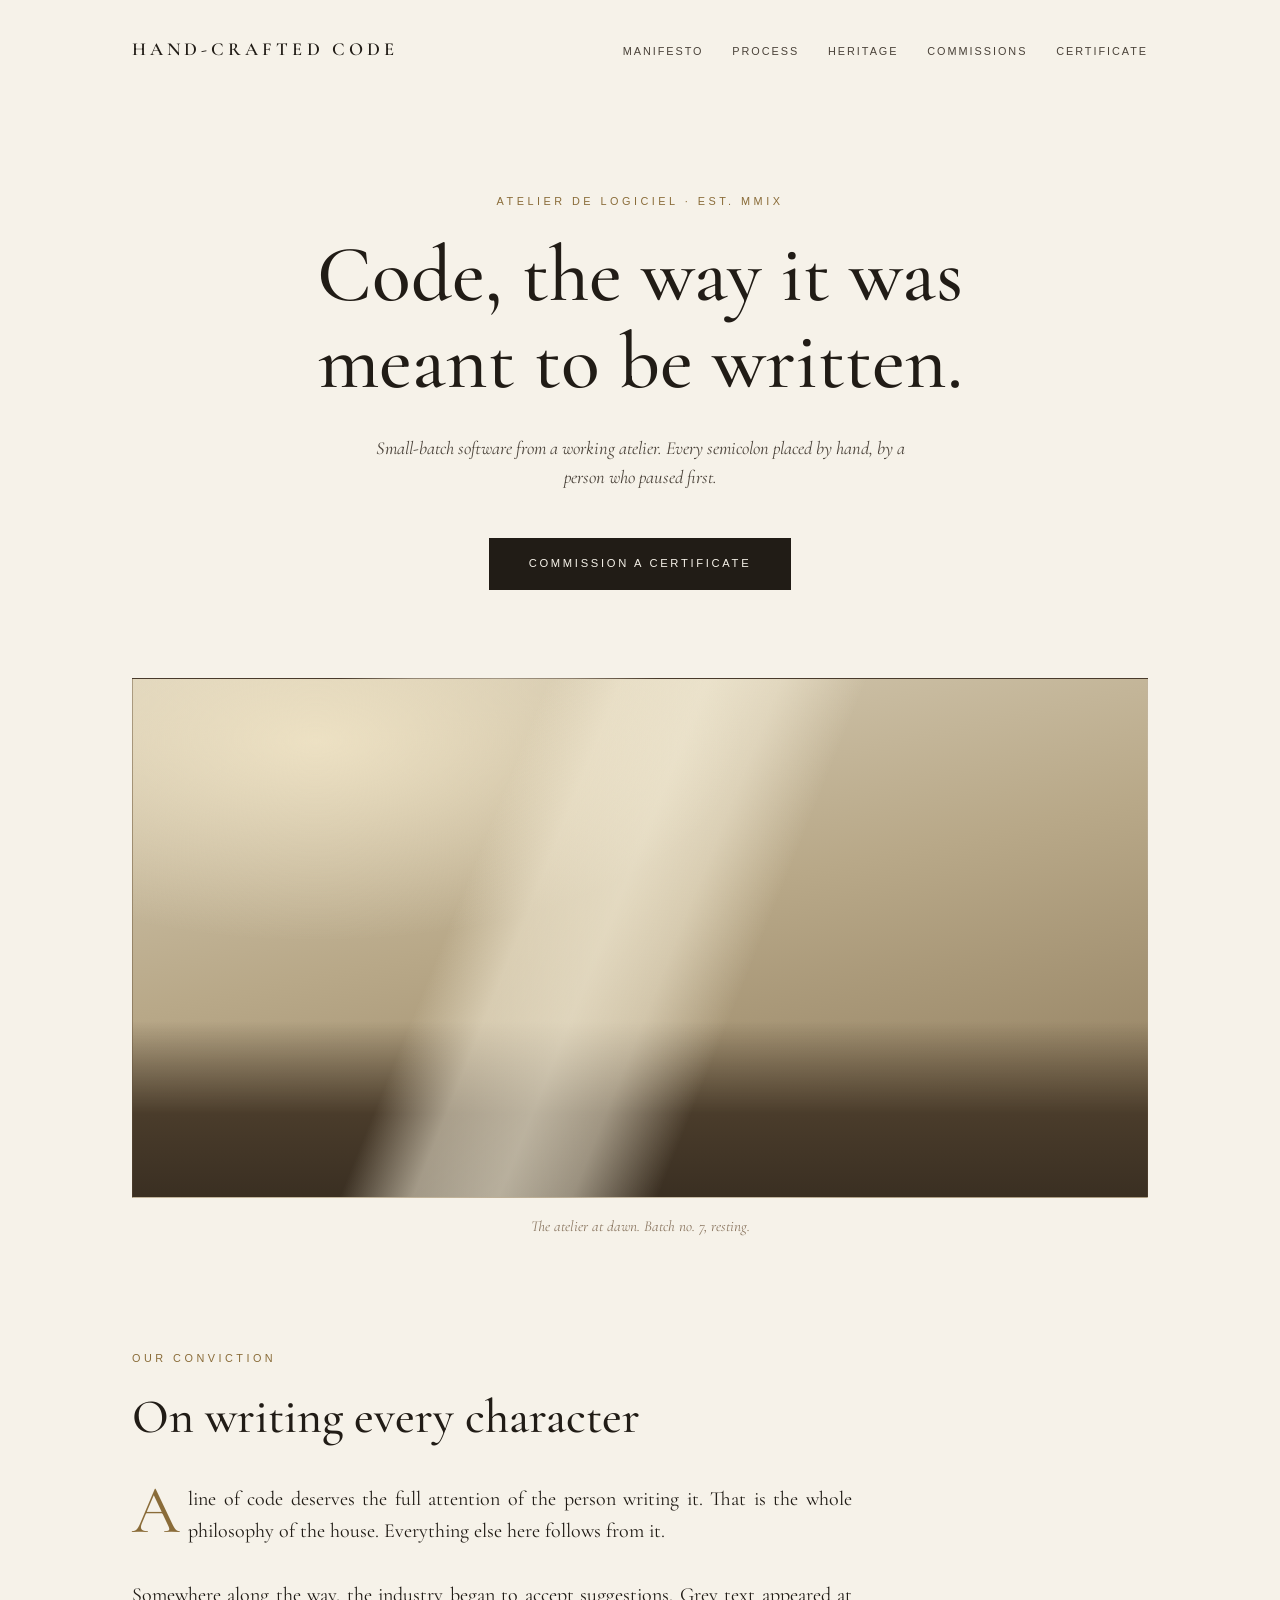
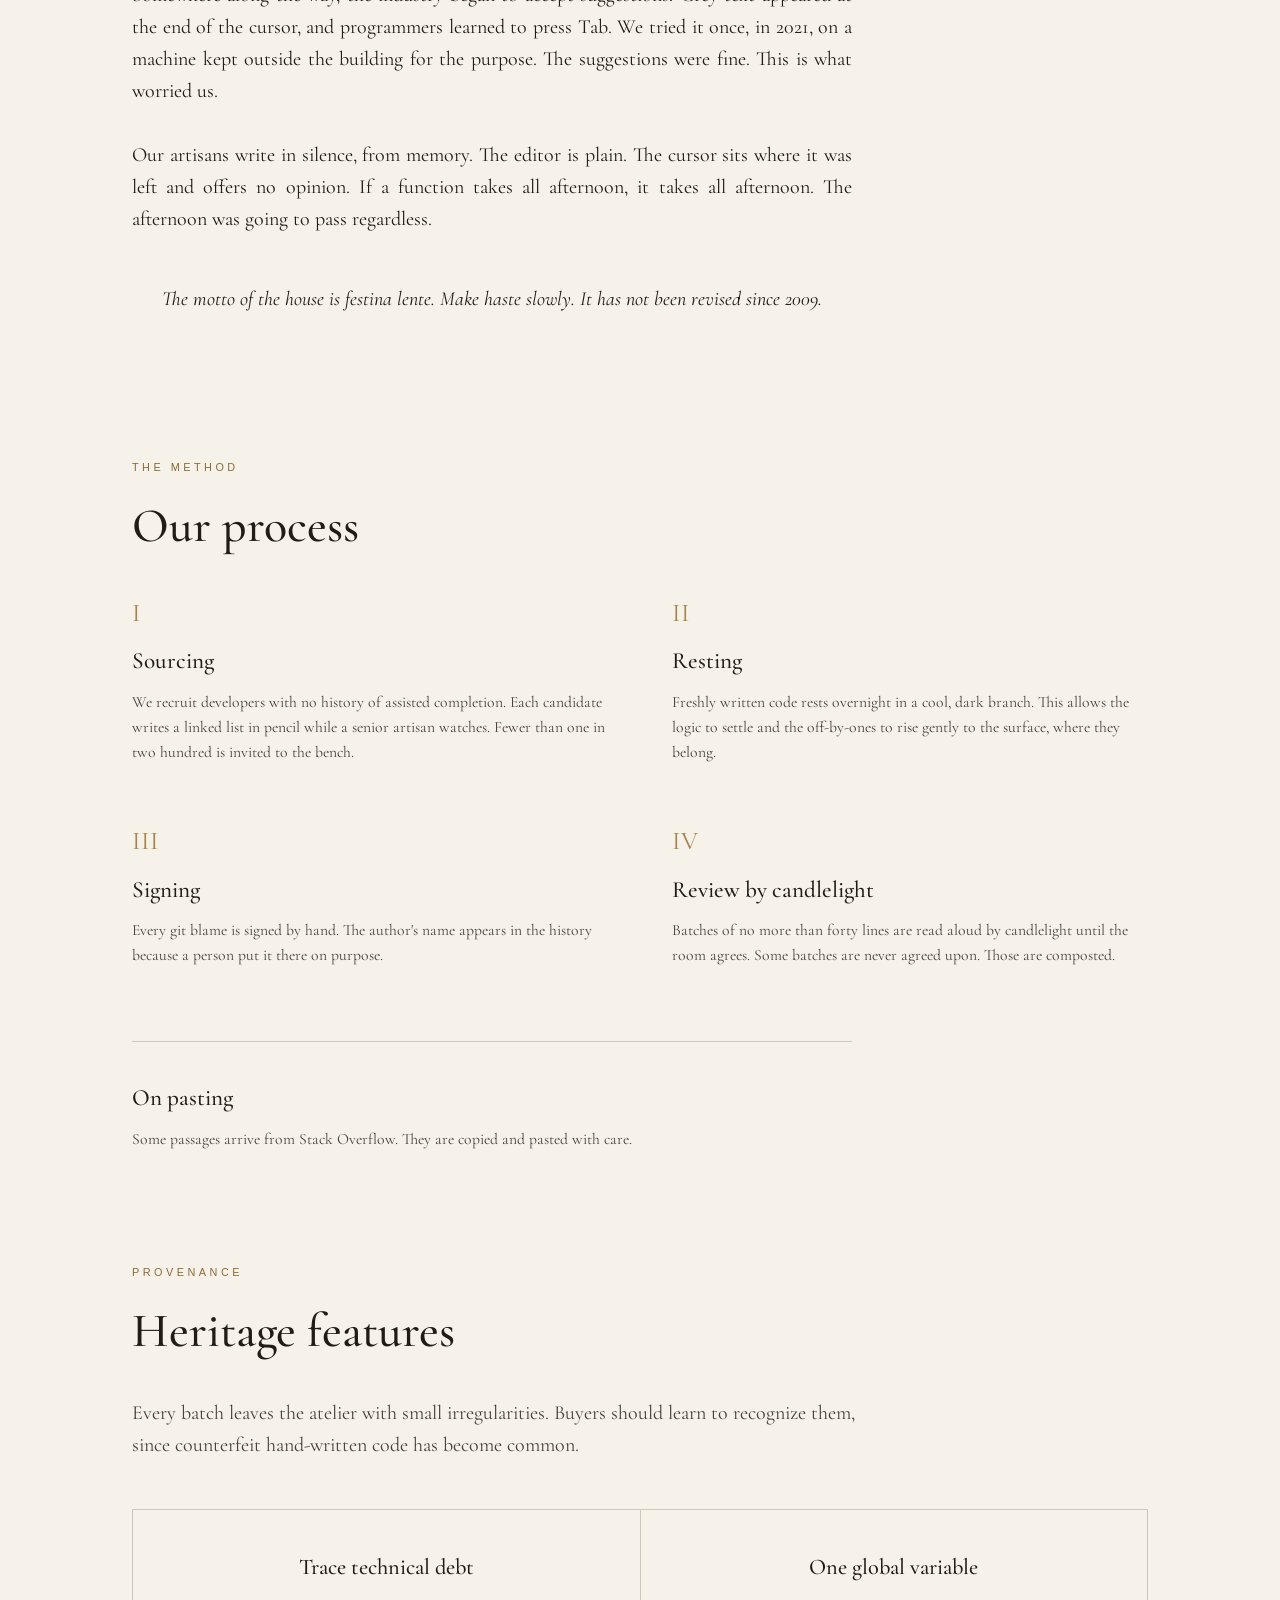
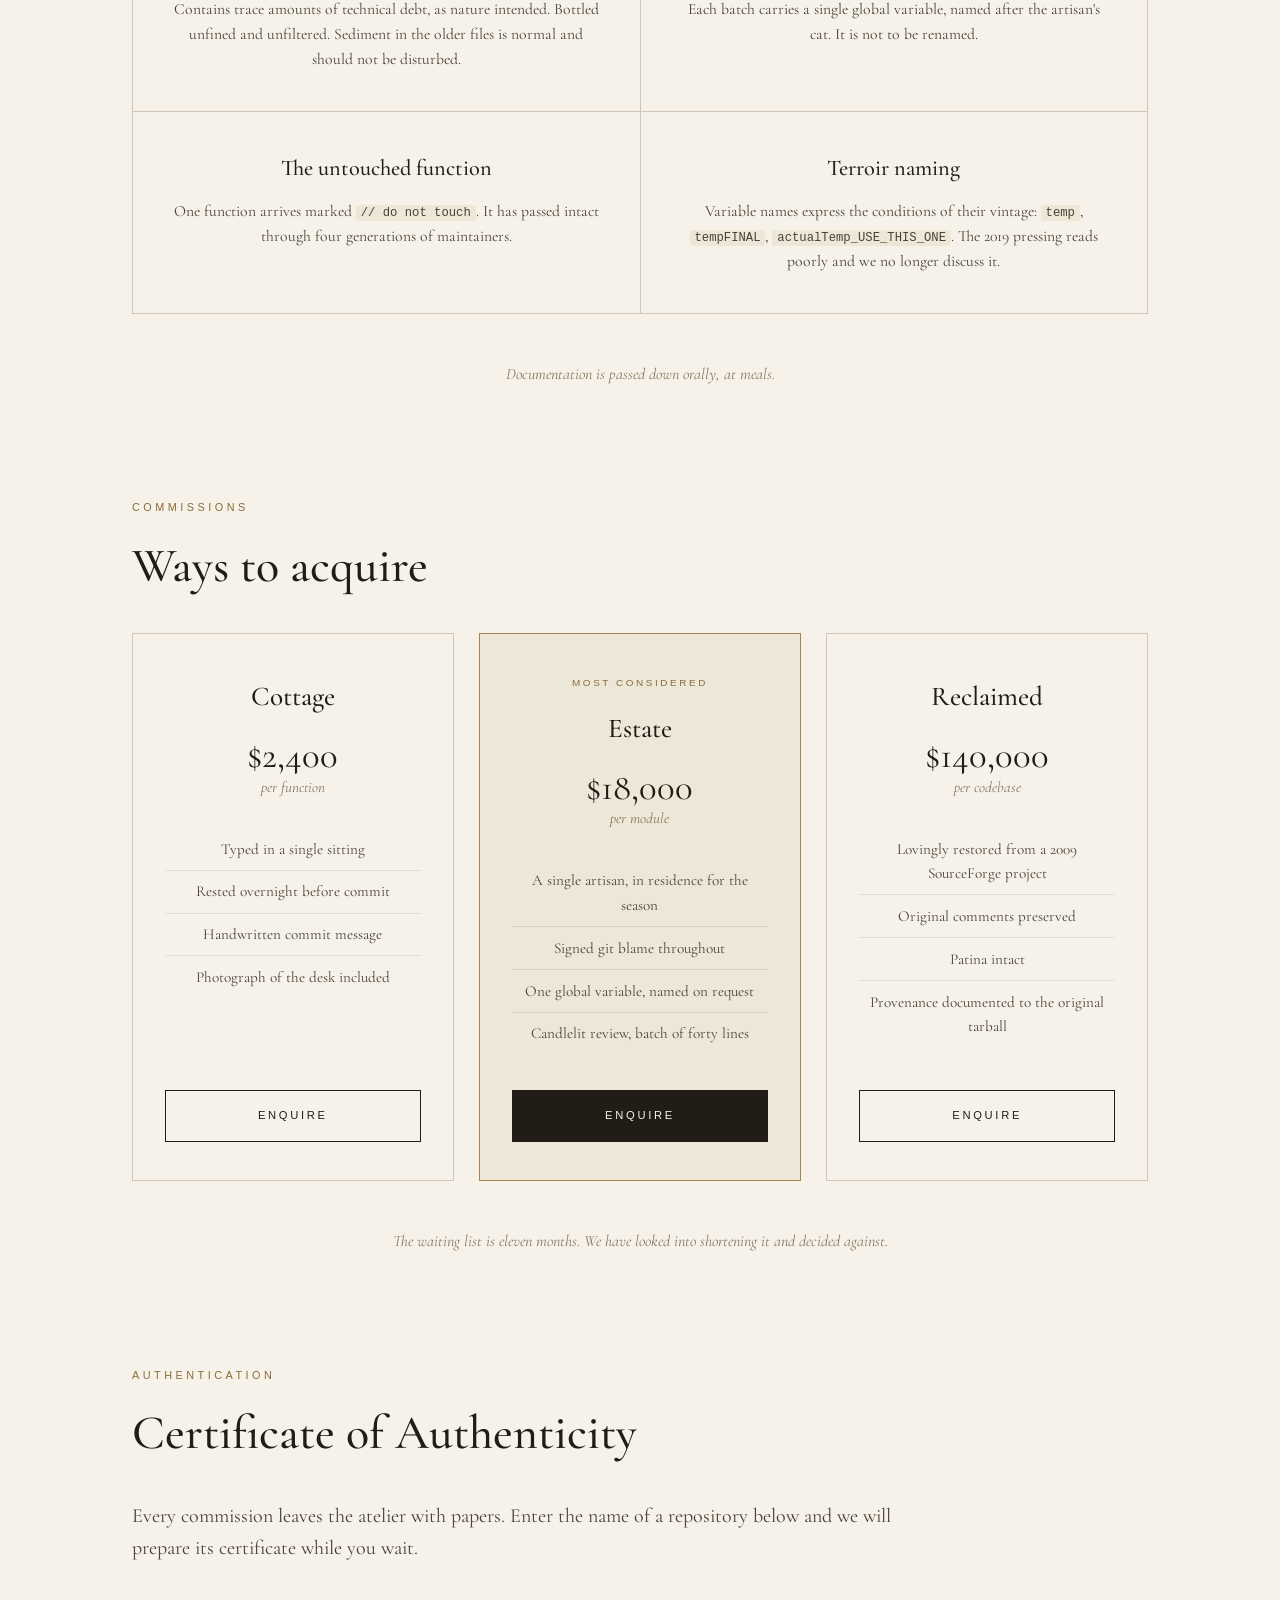
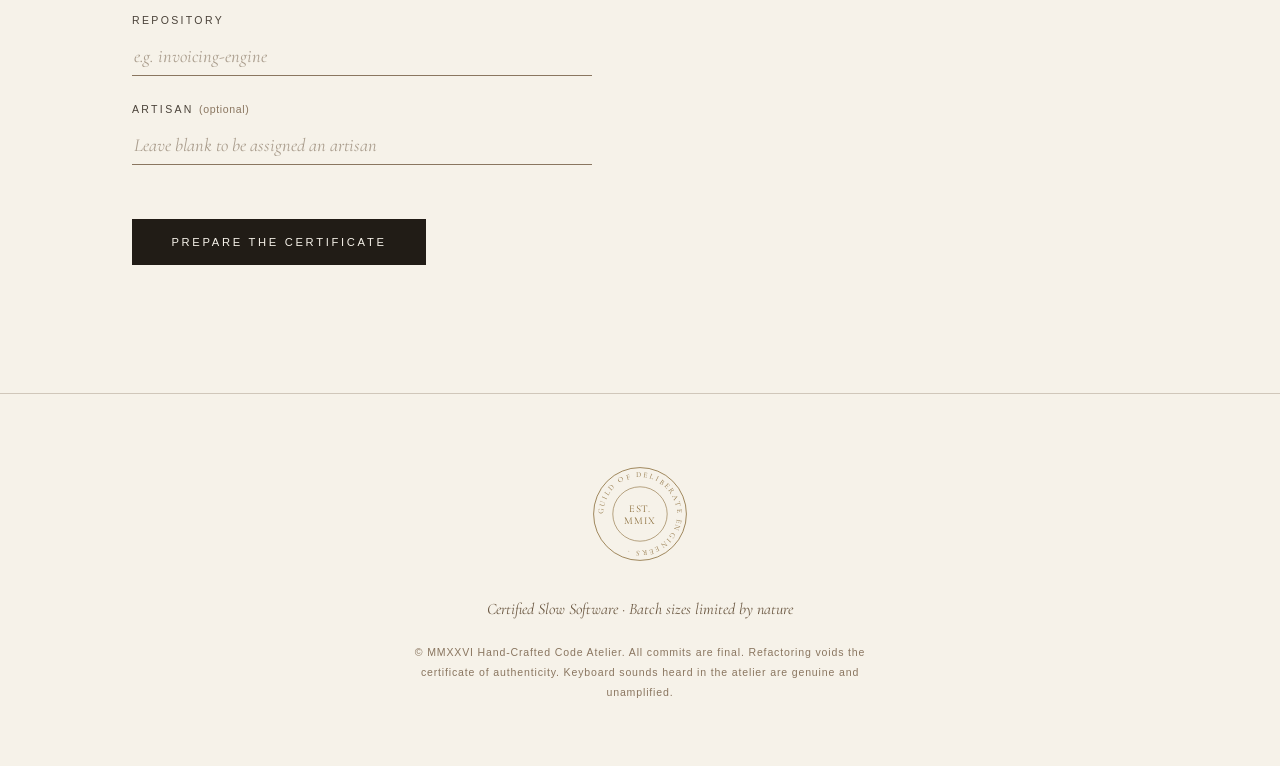
<file: index.html>
<!DOCTYPE html>
<html lang="en">
<head>
  <meta charset="UTF-8">
  <meta name="viewport" content="width=device-width, initial-scale=1.0">
  <title>Hand-Crafted Code — Artisanal Software, Written by Hand</title>
  <meta name="description" content="Small-batch software from a working atelier. Every semicolon placed by hand.">
  <link rel="preconnect" href="https://fonts.googleapis.com">
  <link rel="preconnect" href="https://fonts.gstatic.com" crossorigin>
  <link href="https://fonts.googleapis.com/css2?family=Cormorant+Garamond:ital,wght@0,400;0,500;0,600;1,400;1,500&display=swap" rel="stylesheet">
  <link rel="stylesheet" href="styles.css">
</head>
<body>

  <header class="site-header">
    <div class="wordmark">Hand&#8209;Crafted Code</div>
    <nav class="site-nav">
      <a href="#manifesto">Manifesto</a>
      <a href="#process">Process</a>
      <a href="#heritage">Heritage</a>
      <a href="#pricing">Commissions</a>
      <a href="#certificate">Certificate</a>
    </nav>
  </header>

  <main>

    <!-- ============ HERO ============ -->
    <section class="hero">
      <p class="eyebrow reveal">Atelier de Logiciel &middot; Est. MMIX</p>
      <h1 class="reveal">Code, the way it was<br>meant to be written.</h1>
      <p class="hero-sub reveal">
        Small-batch software from a working atelier. Every semicolon placed
        by hand, by a person who paused first.
      </p>
      <div class="reveal">
        <a class="button" href="#certificate" id="hero-cta">Commission a Certificate</a>
      </div>

      <figure class="hero-visual reveal">
        <div class="hero-image" role="img" aria-label="A quiet studio at dawn, a single shaft of window light falling across a wooden desk"></div>
        <figcaption>The atelier at dawn. Batch no. 7, resting.</figcaption>
      </figure>
    </section>

    <!-- ============ MANIFESTO ============ -->
    <section class="manifesto" id="manifesto">
      <p class="eyebrow reveal">Our Conviction</p>
      <h2 class="reveal">On writing every character</h2>
      <div class="manifesto-prose reveal">
        <p class="drop">
          A line of code deserves the full attention of the person writing
          it. That is the whole philosophy of the house. Everything else
          here follows from it.
        </p>
        <p>
          Somewhere along the way, the industry began to accept suggestions.
          Grey text appeared at the end of the cursor, and programmers learned
          to press Tab. We tried it once, in 2021, on a machine kept outside
          the building for the purpose. The suggestions were fine. This is
          what worried us.
        </p>
        <p>
          Our artisans write in silence, from memory. The editor is plain.
          The cursor sits where it was left and offers no opinion. If a
          function takes all afternoon, it takes all afternoon. The afternoon
          was going to pass regardless.
        </p>
        <p>
          The motto of the house is festina lente. Make haste slowly.
          It has not been revised since 2009.
        </p>
      </div>
    </section>

    <!-- ============ PROCESS ============ -->
    <section class="process" id="process">
      <p class="eyebrow reveal">The Method</p>
      <h2 class="reveal">Our process</h2>
      <ol class="process-steps">
        <li class="reveal">
          <span class="step-number">I</span>
          <h3>Sourcing</h3>
          <p>
            We recruit developers with no history of assisted completion.
            Each candidate writes a linked list in pencil while a senior
            artisan watches. Fewer than one in two hundred is invited to
            the bench.
          </p>
        </li>
        <li class="reveal">
          <span class="step-number">II</span>
          <h3>Resting</h3>
          <p>
            Freshly written code rests overnight in a cool, dark branch.
            This allows the logic to settle and the off-by-ones to rise
            gently to the surface, where they belong.
          </p>
        </li>
        <li class="reveal">
          <span class="step-number">III</span>
          <h3>Signing</h3>
          <p>
            Every git blame is signed by hand. The author's name appears in
            the history because a person put it there on purpose.
          </p>
        </li>
        <li class="reveal">
          <span class="step-number">IV</span>
          <h3>Review by candlelight</h3>
          <p>
            Batches of no more than forty lines are read aloud by candlelight
            until the room agrees. Some batches are never agreed upon. Those
            are composted.
          </p>
        </li>
      </ol>
      <div class="process-aside reveal">
        <h3>On pasting</h3>
        <p>
          Some passages arrive from Stack Overflow. They are copied and
          pasted with care.
        </p>
      </div>
    </section>

    <!-- ============ HERITAGE ============ -->
    <section class="heritage" id="heritage">
      <p class="eyebrow reveal">Provenance</p>
      <h2 class="reveal">Heritage features</h2>
      <p class="section-lede reveal">
        Every batch leaves the atelier with small irregularities. Buyers
        should learn to recognize them, since counterfeit hand-written code
        has become common.
      </p>
      <div class="heritage-grid">
        <article class="reveal">
          <h3>Trace technical debt</h3>
          <p>
            Contains trace amounts of technical debt, as nature intended.
            Bottled unfined and unfiltered. Sediment in the older files is
            normal and should not be disturbed.
          </p>
        </article>
        <article class="reveal">
          <h3>One global variable</h3>
          <p>
            Each batch carries a single global variable, named after the
            artisan's cat. It is not to be renamed.
          </p>
        </article>
        <article class="reveal">
          <h3>The untouched function</h3>
          <p>
            One function arrives marked <code>// do not touch</code>. It has
            passed intact through four generations of maintainers.
          </p>
        </article>
        <article class="reveal">
          <h3>Terroir naming</h3>
          <p>
            Variable names express the conditions of their vintage:
            <code>temp</code>, <code>tempFINAL</code>,
            <code>actualTemp_USE_THIS_ONE</code>. The 2019 pressing reads
            poorly and we no longer discuss it.
          </p>
        </article>
      </div>
      <p class="heritage-note reveal">
        Documentation is passed down orally, at meals.
      </p>
    </section>

    <!-- ============ PRICING ============ -->
    <section class="pricing" id="pricing">
      <p class="eyebrow reveal">Commissions</p>
      <h2 class="reveal">Ways to acquire</h2>
      <div class="pricing-grid">
        <article class="tier reveal">
          <h3>Cottage</h3>
          <p class="price">$2,400</p>
          <p class="price-unit">per function</p>
          <ul>
            <li>Typed in a single sitting</li>
            <li>Rested overnight before commit</li>
            <li>Handwritten commit message</li>
            <li>Photograph of the desk included</li>
          </ul>
          <a class="button button-quiet" href="#certificate">Enquire</a>
        </article>
        <article class="tier tier-featured reveal">
          <p class="tier-flag">Most considered</p>
          <h3>Estate</h3>
          <p class="price">$18,000</p>
          <p class="price-unit">per module</p>
          <ul>
            <li>A single artisan, in residence for the season</li>
            <li>Signed git blame throughout</li>
            <li>One global variable, named on request</li>
            <li>Candlelit review, batch of forty lines</li>
          </ul>
          <a class="button" href="#certificate">Enquire</a>
        </article>
        <article class="tier reveal">
          <h3>Reclaimed</h3>
          <p class="price">$140,000</p>
          <p class="price-unit">per codebase</p>
          <ul>
            <li>Lovingly restored from a 2009 SourceForge project</li>
            <li>Original comments preserved</li>
            <li>Patina intact</li>
            <li>Provenance documented to the original tarball</li>
          </ul>
          <a class="button button-quiet" href="#certificate">Enquire</a>
        </article>
      </div>
      <p class="pricing-note reveal">
        The waiting list is eleven months. We have looked into shortening it
        and decided against.
      </p>
    </section>

    <!-- ============ CERTIFICATE GENERATOR ============ -->
    <section class="certificate-section" id="certificate">
      <p class="eyebrow reveal">Authentication</p>
      <h2 class="reveal">Certificate of Authenticity</h2>
      <p class="section-lede reveal">
        Every commission leaves the atelier with papers. Enter the name of a
        repository below and we will prepare its certificate while you wait.
      </p>

      <form class="cert-form reveal" id="cert-form" autocomplete="off">
        <div class="field">
          <label for="repo-name">Repository</label>
          <input type="text" id="repo-name" name="repo-name" placeholder="e.g. invoicing-engine" spellcheck="false">
        </div>
        <div class="field">
          <label for="dev-name">Artisan <span class="optional">(optional)</span></label>
          <input type="text" id="dev-name" name="dev-name" placeholder="Leave blank to be assigned an artisan" spellcheck="false">
        </div>
        <p class="form-error" id="form-error" aria-live="polite"></p>
        <button type="submit" class="button">Prepare the Certificate</button>
      </form>

      <div class="certificate-area" id="certificate-area" aria-live="polite"></div>
    </section>

  </main>

  <!-- ============ FOOTER ============ -->
  <footer class="site-footer">
    <div class="badge" aria-label="Guild of Deliberate Engineers, certified since MMIX">
      <svg viewBox="0 0 120 120" width="96" height="96" aria-hidden="true">
        <defs>
          <path id="badge-circle" d="M 60,60 m -46,0 a 46,46 0 1,1 92,0 a 46,46 0 1,1 -92,0"></path>
        </defs>
        <circle cx="60" cy="60" r="58" fill="none" stroke="currentColor" stroke-width="1"></circle>
        <circle cx="60" cy="60" r="34" fill="none" stroke="currentColor" stroke-width="0.75"></circle>
        <text font-size="9.5" letter-spacing="2.5" fill="currentColor">
          <textPath href="#badge-circle">GUILD OF DELIBERATE ENGINEERS &middot;</textPath>
        </text>
        <text x="60" y="57" text-anchor="middle" font-size="13" letter-spacing="1" fill="currentColor">EST.</text>
        <text x="60" y="72" text-anchor="middle" font-size="13" letter-spacing="1" fill="currentColor">MMIX</text>
      </svg>
    </div>
    <p class="footer-line">Certified Slow Software &middot; Batch sizes limited by nature</p>
    <p class="fine-print">
      &copy; MMXXVI Hand-Crafted Code Atelier. All commits are final. Refactoring voids the
      certificate of authenticity. Keyboard sounds heard in the atelier are genuine and unamplified.
    </p>
  </footer>

  <script src="script.js"></script>
</body>
</html>
</file>
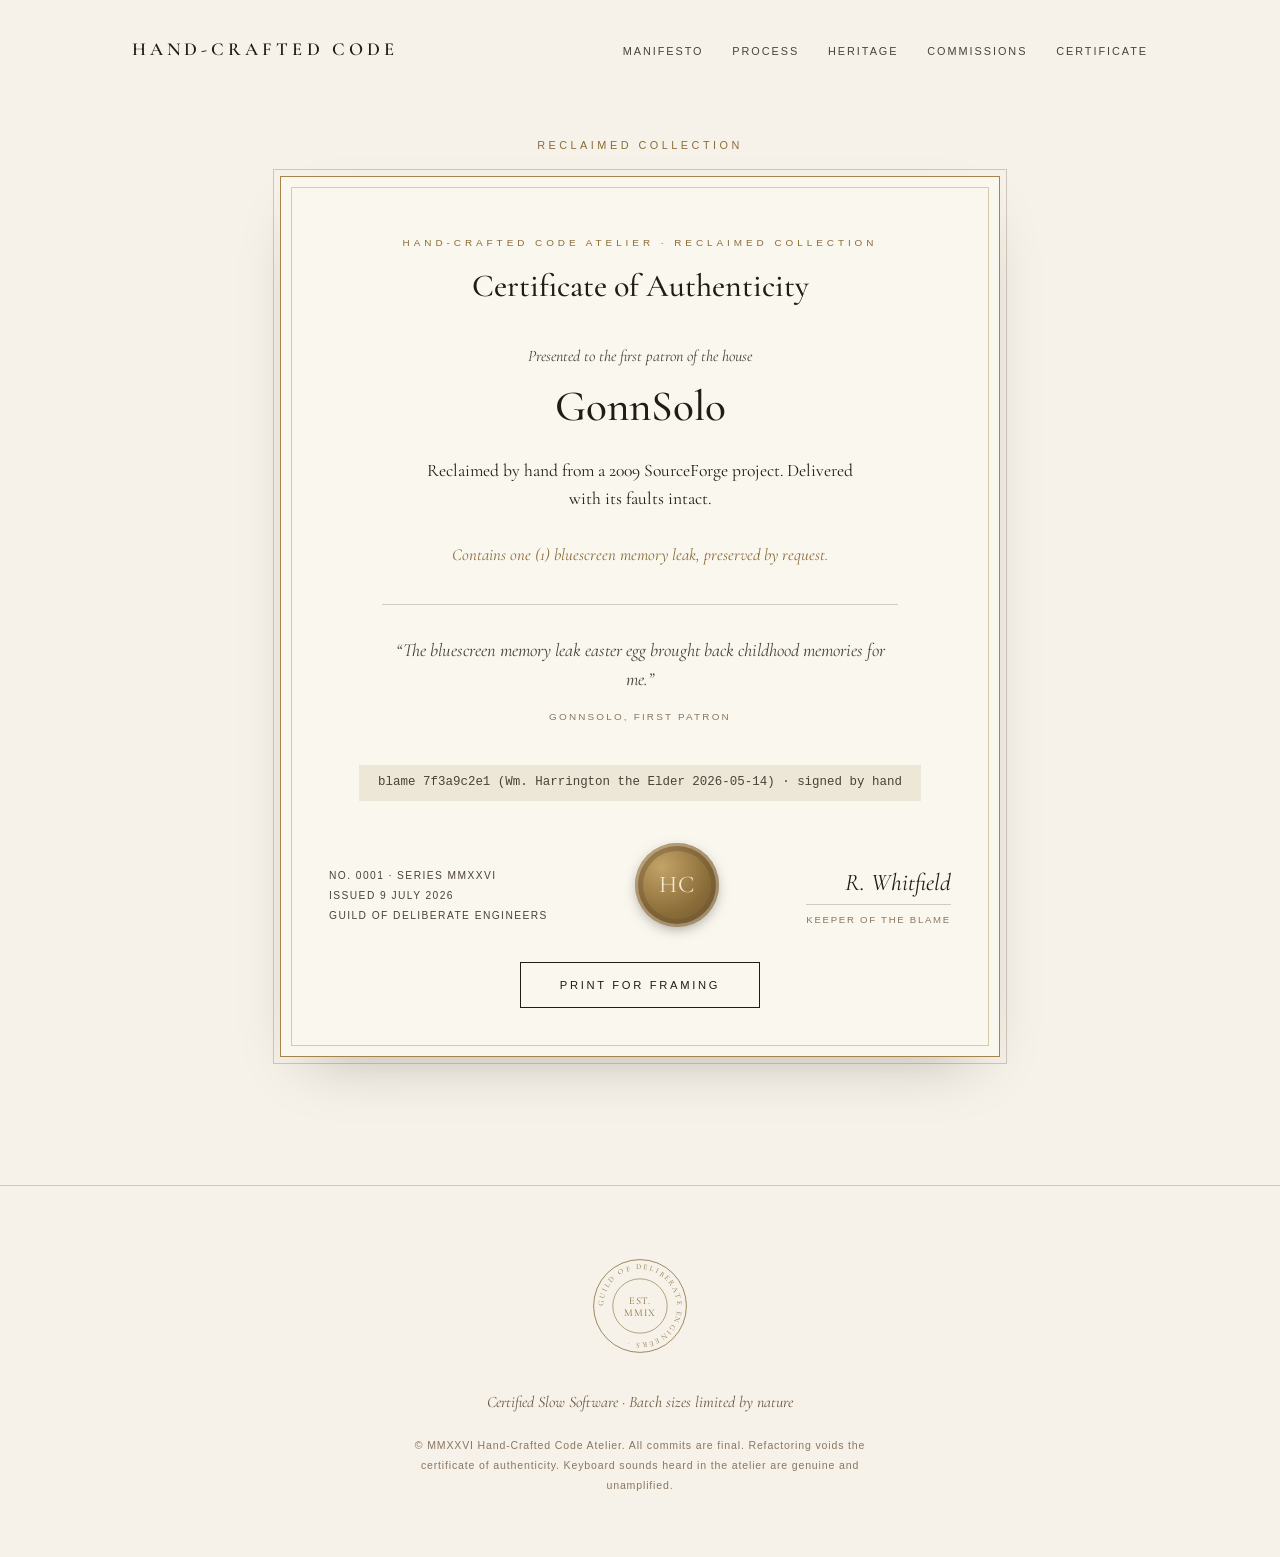
<file: GonnSolo/index.html>
<!DOCTYPE html>
<html lang="en">
<head>
  <meta charset="UTF-8">
  <meta name="viewport" content="width=device-width, initial-scale=1.0">
  <title>Certificate of Authenticity — GonnSolo</title>
  <meta name="description" content="Reclaimed Collection. Issued to the first patron of the house.">
  <link rel="preconnect" href="https://fonts.googleapis.com">
  <link rel="preconnect" href="https://fonts.gstatic.com" crossorigin>
  <link href="https://fonts.googleapis.com/css2?family=Cormorant+Garamond:ital,wght@0,400;0,500;0,600;1,400;1,500&display=swap" rel="stylesheet">
  <link rel="stylesheet" href="/styles.css">
  <style>
    .cert-page {
      max-width: 1080px;
      margin: 0 auto;
      padding: 4.5rem 2rem 0;
    }

    .cert-page .eyebrow { text-align: center; }

    .cert-testimonial {
      max-width: 28em;
      margin: 0 auto 2.4rem;
      padding-top: 1.9rem;
      border-top: 1px solid var(--hairline);
      font-style: italic;
      font-size: 1.15rem;
      color: var(--ink-soft);
    }

    .cert-testimonial cite {
      display: block;
      margin-top: 0.9rem;
      font-style: normal;
      font-family: var(--micro);
      font-size: 0.62rem;
      letter-spacing: 0.22em;
      text-transform: uppercase;
      color: var(--oak-light);
    }

    .wordmark a {
      color: inherit;
      text-decoration: none;
    }
  </style>
</head>
<body>

  <header class="site-header">
    <div class="wordmark"><a href="/">Hand&#8209;Crafted Code</a></div>
    <nav class="site-nav">
      <a href="/#manifesto">Manifesto</a>
      <a href="/#process">Process</a>
      <a href="/#heritage">Heritage</a>
      <a href="/#pricing">Commissions</a>
      <a href="/#certificate">Certificate</a>
    </nav>
  </header>

  <main>
    <section class="cert-page">
      <p class="eyebrow">Reclaimed Collection</p>

      <div id="certificate-area">
        <article class="certificate is-shown" aria-label="Certificate of authenticity for GonnSolo">
          <p class="cert-kicker">Hand-Crafted Code Atelier &middot; Reclaimed Collection</p>
          <h1 class="cert-title">Certificate of Authenticity</h1>
          <p class="cert-presents">Presented to the first patron of the house</p>
          <p class="cert-repo">GonnSolo</p>
          <p class="cert-line">
            Reclaimed by hand from a 2009 SourceForge project. Delivered with
            its faults intact.
          </p>
          <p class="cert-attribute">
            Contains one (1) bluescreen memory leak, preserved by request.
          </p>

          <blockquote class="cert-testimonial">
            &ldquo;The bluescreen memory leak easter egg brought back childhood
            memories for me.&rdquo;
            <cite>GonnSolo, first patron</cite>
          </blockquote>

          <p class="cert-blame">blame 7f3a9c2e1 (Wm. Harrington the Elder 2026-05-14) &middot; signed by hand</p>

          <div class="cert-footer">
            <div class="cert-meta">
              <div>No. 0001 &middot; Series MMXXVI</div>
              <div>Issued 9 July 2026</div>
              <div>Guild of Deliberate Engineers</div>
            </div>
            <div class="cert-seal">HC</div>
            <div class="cert-signature">
              <div class="sig">R. Whitfield</div>
              <div class="sig-role">Keeper of the Blame</div>
            </div>
          </div>

          <div class="cert-actions">
            <button type="button" class="button button-quiet cert-print">Print for Framing</button>
          </div>
        </article>
      </div>
    </section>
  </main>

  <footer class="site-footer">
    <div class="badge" aria-label="Guild of Deliberate Engineers, certified since MMIX">
      <svg viewBox="0 0 120 120" width="96" height="96" aria-hidden="true">
        <defs>
          <path id="badge-circle" d="M 60,60 m -46,0 a 46,46 0 1,1 92,0 a 46,46 0 1,1 -92,0"></path>
        </defs>
        <circle cx="60" cy="60" r="58" fill="none" stroke="currentColor" stroke-width="1"></circle>
        <circle cx="60" cy="60" r="34" fill="none" stroke="currentColor" stroke-width="0.75"></circle>
        <text font-size="9.5" letter-spacing="2.5" fill="currentColor">
          <textPath href="#badge-circle">GUILD OF DELIBERATE ENGINEERS &middot;</textPath>
        </text>
        <text x="60" y="57" text-anchor="middle" font-size="13" letter-spacing="1" fill="currentColor">EST.</text>
        <text x="60" y="72" text-anchor="middle" font-size="13" letter-spacing="1" fill="currentColor">MMIX</text>
      </svg>
    </div>
    <p class="footer-line">Certified Slow Software &middot; Batch sizes limited by nature</p>
    <p class="fine-print">
      &copy; MMXXVI Hand-Crafted Code Atelier. All commits are final. Refactoring voids the
      certificate of authenticity. Keyboard sounds heard in the atelier are genuine and unamplified.
    </p>
  </footer>

  <script>
    document.querySelector(".cert-print").addEventListener("click", function () {
      window.print();
    });
  </script>
</body>
</html>
</file>
<file: styles.css>
/* ==========================================================
   Hand-Crafted Code — hand-crafted-code.com
   Palette: bone, oak, ink, warm brass
   ========================================================== */

:root {
  --bone: #f6f2e9;
  --bone-deep: #ede7d8;
  --oak: #6b5842;
  --oak-light: #8a7660;
  --ink: #211c16;
  --ink-soft: #4a4239;
  --brass: #a5834a;
  --brass-deep: #8a6c39;
  --hairline: rgba(107, 88, 66, 0.28);
  --serif: "Cormorant Garamond", "Garamond", "Georgia", serif;
  --mono: "Consolas", "SF Mono", "Menlo", monospace;
  --micro: "Helvetica Neue", "Segoe UI", Arial, sans-serif;
}

* { margin: 0; padding: 0; box-sizing: border-box; }

html { scroll-behavior: smooth; }

body {
  background: var(--bone);
  color: var(--ink);
  font-family: var(--serif);
  font-size: 20px;
  line-height: 1.6;
  -webkit-font-smoothing: antialiased;
}

::selection { background: rgba(165, 131, 74, 0.25); }

/* ---------- Header ---------- */

.site-header {
  display: flex;
  justify-content: space-between;
  align-items: baseline;
  gap: 2rem;
  flex-wrap: wrap;
  max-width: 1080px;
  margin: 0 auto;
  padding: 2.2rem 2rem 0;
}

.wordmark {
  font-size: 1.15rem;
  font-weight: 600;
  letter-spacing: 0.22em;
  text-transform: uppercase;
}

.site-nav {
  display: flex;
  flex-wrap: wrap;
  gap: 0.8rem 1.8rem;
}

.site-nav a {
  font-family: var(--micro);
  font-size: 0.68rem;
  letter-spacing: 0.18em;
  text-transform: uppercase;
  text-decoration: none;
  color: var(--ink-soft);
  transition: color 0.4s ease;
}

.site-nav a:hover { color: var(--brass-deep); }

/* ---------- Shared section rhythm ---------- */

main > section {
  max-width: 1080px;
  margin: 0 auto;
  padding: 7rem 2rem 0;
}

.eyebrow {
  font-family: var(--micro);
  font-size: 0.68rem;
  letter-spacing: 0.32em;
  text-transform: uppercase;
  color: var(--brass-deep);
  margin-bottom: 1.4rem;
}

h1, h2, h3 { font-weight: 500; }

h2 {
  font-size: clamp(2.1rem, 4.5vw, 3rem);
  line-height: 1.15;
  margin-bottom: 2.4rem;
}

.section-lede {
  max-width: 38em;
  color: var(--ink-soft);
  margin-bottom: 3rem;
}

code {
  font-family: var(--mono);
  font-size: 0.78em;
  background: var(--bone-deep);
  padding: 0.1em 0.4em;
  border-radius: 2px;
}

/* ---------- Buttons ---------- */

.button {
  display: inline-block;
  font-family: var(--micro);
  font-size: 0.7rem;
  letter-spacing: 0.24em;
  text-transform: uppercase;
  text-decoration: none;
  color: var(--bone);
  background: var(--ink);
  border: 1px solid var(--ink);
  padding: 1rem 2.4rem;
  cursor: pointer;
  transition: background 0.4s ease, color 0.4s ease;
}

.button:hover {
  background: var(--brass-deep);
  border-color: var(--brass-deep);
  color: var(--bone);
}

.button-quiet {
  background: transparent;
  color: var(--ink);
}

.button-quiet:hover {
  background: var(--ink);
  color: var(--bone);
}

/* ---------- Hero ---------- */

.hero {
  text-align: center;
  padding-top: 8rem;
}

.hero h1 {
  font-size: clamp(2.8rem, 7vw, 5rem);
  line-height: 1.08;
  margin-bottom: 1.8rem;
}

.hero-sub {
  max-width: 30em;
  margin: 0 auto 2.8rem;
  font-size: 1.15rem;
  font-style: italic;
  color: var(--ink-soft);
}

.hero-visual {
  margin-top: 5.5rem;
}

.hero-image {
  height: min(58vh, 520px);
  border: 1px solid var(--hairline);
  background:
    /* shaft of window light */
    linear-gradient(112deg,
      transparent 30%,
      rgba(246, 238, 218, 0.0) 34%,
      rgba(248, 240, 218, 0.55) 40%,
      rgba(250, 243, 222, 0.65) 47%,
      rgba(248, 240, 218, 0.5) 53%,
      rgba(246, 238, 218, 0.0) 60%,
      transparent 64%),
    /* window glow, upper left */
    radial-gradient(ellipse 60% 55% at 18% 12%,
      rgba(240, 228, 198, 0.9), transparent 70%),
    /* desk, lower third */
    linear-gradient(to top,
      #3a2f22 0%, #4a3c2b 16%, rgba(74, 60, 43, 0) 34%),
    /* room */
    linear-gradient(168deg, #d9cfb8 0%, #b8a888 46%, #8a7758 100%);
  background-blend-mode: normal;
}

.hero-visual figcaption {
  font-style: italic;
  font-size: 0.95rem;
  color: var(--oak-light);
  margin-top: 1rem;
}

/* ---------- Manifesto ---------- */

.manifesto-prose {
  max-width: 36em;
  text-align: justify;
  hyphens: auto;
}

.manifesto-prose p { margin-bottom: 1.6em; }

.manifesto-prose .drop::first-letter {
  font-size: 3.4em;
  float: left;
  line-height: 0.82;
  padding-right: 0.12em;
  color: var(--brass-deep);
}

.manifesto-prose p:last-child {
  font-style: italic;
  text-align: center;
  margin-top: 2.4em;
}

/* ---------- Process ---------- */

.process-steps {
  list-style: none;
  display: grid;
  grid-template-columns: repeat(2, 1fr);
  gap: 3.5rem 4rem;
}

.step-number {
  display: block;
  font-size: 1.6rem;
  color: var(--brass);
  margin-bottom: 0.6rem;
}

.process-steps h3 {
  font-size: 1.45rem;
  margin-bottom: 0.6rem;
}

.process-steps p {
  font-size: 0.98rem;
  color: var(--ink-soft);
}

.process-aside {
  max-width: 36em;
  margin-top: 4.5rem;
  padding-top: 2.4rem;
  border-top: 1px solid var(--hairline);
}

.process-aside h3 {
  font-size: 1.45rem;
  margin-bottom: 0.6rem;
}

.process-aside p {
  font-size: 0.98rem;
  color: var(--ink-soft);
}

/* ---------- Heritage ---------- */

.heritage-grid {
  display: grid;
  grid-template-columns: repeat(2, 1fr);
  gap: 0;
  border-top: 1px solid var(--hairline);
  border-left: 1px solid var(--hairline);
}

.heritage-grid article {
  border-right: 1px solid var(--hairline);
  border-bottom: 1px solid var(--hairline);
  padding: 2.4rem 2.2rem;
  text-align: center;
}

.heritage-grid h3 {
  font-size: 1.4rem;
  margin-bottom: 0.8rem;
}

.heritage-grid p {
  font-size: 0.98rem;
  color: var(--ink-soft);
}

/* ---------- Pricing ---------- */

.pricing-grid {
  display: grid;
  grid-template-columns: repeat(3, 1fr);
  gap: 1.6rem;
  align-items: stretch;
}

.tier {
  border: 1px solid var(--hairline);
  padding: 2.6rem 2rem 2.4rem;
  text-align: center;
  display: flex;
  flex-direction: column;
  background: var(--bone);
}

.tier-featured {
  border-color: var(--brass);
  background: var(--bone-deep);
}

.tier-flag {
  font-family: var(--micro);
  font-size: 0.62rem;
  letter-spacing: 0.26em;
  text-transform: uppercase;
  color: var(--brass-deep);
  margin-bottom: 1rem;
}

.tier h3 {
  font-size: 1.7rem;
  margin-bottom: 1.2rem;
}

.price {
  font-size: 2.3rem;
  line-height: 1;
}

.price-unit {
  font-style: italic;
  font-size: 0.95rem;
  color: var(--oak-light);
  margin-bottom: 1.8rem;
}

.tier ul {
  list-style: none;
  font-size: 0.95rem;
  color: var(--ink-soft);
  margin-bottom: 2.2rem;
  flex-grow: 1;
}

.tier li {
  padding: 0.55rem 0;
  border-bottom: 1px solid rgba(107, 88, 66, 0.14);
}

.tier li:last-child { border-bottom: none; }

.pricing-note,
.heritage-note {
  text-align: center;
  font-style: italic;
  font-size: 1rem;
  color: var(--oak-light);
  margin-top: 3rem;
}

/* ---------- Certificate form ---------- */

.cert-form {
  max-width: 460px;
  display: flex;
  flex-direction: column;
  gap: 1.6rem;
}

.field label {
  display: block;
  font-family: var(--micro);
  font-size: 0.66rem;
  letter-spacing: 0.22em;
  text-transform: uppercase;
  color: var(--ink-soft);
  margin-bottom: 0.5rem;
}

.field .optional {
  text-transform: none;
  letter-spacing: 0.06em;
  color: var(--oak-light);
}

.field input {
  width: 100%;
  font-family: var(--serif);
  font-size: 1.15rem;
  color: var(--ink);
  background: transparent;
  border: none;
  border-bottom: 1px solid var(--oak-light);
  padding: 0.5rem 0.1rem;
  border-radius: 0;
}

.field input:focus {
  outline: none;
  border-bottom-color: var(--brass-deep);
}

.field input::placeholder {
  font-style: italic;
  color: rgba(107, 88, 66, 0.55);
}

.form-error {
  font-style: italic;
  font-size: 0.95rem;
  color: #8a4a33;
  min-height: 1.4em;
  margin: -0.6rem 0 -0.6rem;
}

.cert-form .button { align-self: flex-start; }

/* ---------- The certificate ---------- */

.certificate-area { margin-top: 4.5rem; }

.certificate {
  max-width: 720px;
  margin: 0 auto;
  background: #faf7ef;
  border: 1px solid var(--brass);
  outline: 1px solid var(--hairline);
  outline-offset: 6px;
  padding: 3.6rem 3rem 3rem;
  text-align: center;
  position: relative;
  box-shadow: 0 24px 60px -30px rgba(33, 28, 22, 0.35);
  opacity: 0;
  transform: translateY(12px);
  transition: opacity 1.2s ease, transform 1.2s ease;
}

.certificate.is-shown {
  opacity: 1;
  transform: none;
}

.certificate::before {
  content: "";
  position: absolute;
  inset: 10px;
  border: 1px solid rgba(165, 131, 74, 0.4);
  pointer-events: none;
}

.cert-kicker {
  font-family: var(--micro);
  font-size: 0.62rem;
  letter-spacing: 0.4em;
  text-transform: uppercase;
  color: var(--brass-deep);
  margin-bottom: 0.6rem;
}

.cert-title {
  font-size: 2rem;
  font-weight: 500;
  margin-bottom: 2rem;
}

.cert-presents {
  font-style: italic;
  font-size: 1rem;
  color: var(--ink-soft);
  margin-bottom: 0.8rem;
}

.cert-repo {
  font-size: clamp(1.9rem, 4.5vw, 2.7rem);
  font-weight: 500;
  line-height: 1.15;
  margin-bottom: 1.6rem;
  overflow-wrap: anywhere;
}

.cert-line {
  max-width: 26em;
  margin: 0 auto 1.8rem;
  font-size: 1.1rem;
}

.cert-attribute {
  font-style: italic;
  font-size: 1.05rem;
  color: var(--brass-deep);
  margin-bottom: 2.2rem;
}

.cert-blame {
  font-family: var(--mono);
  font-size: 0.78rem;
  color: var(--ink-soft);
  background: var(--bone-deep);
  display: inline-block;
  padding: 0.5rem 1.2rem;
  margin-bottom: 2.6rem;
  overflow-wrap: anywhere;
}

.cert-footer {
  display: flex;
  justify-content: space-between;
  align-items: flex-end;
  gap: 1.5rem;
  text-align: left;
}

.cert-meta {
  font-family: var(--micro);
  font-size: 0.64rem;
  letter-spacing: 0.14em;
  text-transform: uppercase;
  color: var(--ink-soft);
  line-height: 2;
}

.cert-seal {
  width: 84px;
  height: 84px;
  border-radius: 50%;
  flex-shrink: 0;
  display: flex;
  align-items: center;
  justify-content: center;
  color: #f3ead6;
  font-size: 1.5rem;
  letter-spacing: 0.05em;
  background:
    radial-gradient(circle at 32% 28%, #c3a367, #8a6c39 58%, #6d5430 100%);
  box-shadow:
    inset 0 0 0 3px rgba(243, 234, 214, 0.35),
    inset 0 0 0 8px rgba(109, 84, 48, 0.4),
    0 4px 14px -4px rgba(33, 28, 22, 0.5);
}

.cert-signature {
  text-align: right;
}

.cert-signature .sig {
  font-style: italic;
  font-size: 1.5rem;
  line-height: 1.1;
  color: var(--ink);
}

.cert-signature .sig-role {
  font-family: var(--micro);
  font-size: 0.6rem;
  letter-spacing: 0.18em;
  text-transform: uppercase;
  color: var(--oak-light);
  border-top: 1px solid var(--hairline);
  margin-top: 0.5rem;
  padding-top: 0.4rem;
}

.cert-actions {
  text-align: center;
  margin-top: 2.2rem;
}

.cert-actions .button { margin: 0 auto; }

/* ---------- Footer ---------- */

.site-footer {
  margin-top: 8rem;
  border-top: 1px solid var(--hairline);
  padding: 4.5rem 2rem 4rem;
  text-align: center;
  color: var(--oak);
}

.badge {
  display: inline-block;
  color: var(--brass-deep);
  margin-bottom: 1.6rem;
}

.footer-line {
  font-style: italic;
  font-size: 1rem;
  margin-bottom: 1.2rem;
}

.fine-print {
  font-family: var(--micro);
  font-size: 0.66rem;
  letter-spacing: 0.08em;
  color: var(--oak-light);
  max-width: 46em;
  margin: 0 auto;
  line-height: 1.9;
}

/* ---------- Reveal motion ---------- */

.reveal {
  opacity: 0;
  transform: translateY(14px);
  transition: opacity 1.1s ease, transform 1.1s ease;
}

.reveal.is-visible {
  opacity: 1;
  transform: none;
}

@media (prefers-reduced-motion: reduce) {
  html { scroll-behavior: auto; }
  .reveal, .certificate {
    opacity: 1;
    transform: none;
    transition: none;
  }
}

/* ---------- Small screens ---------- */

@media (max-width: 760px) {
  body { font-size: 18px; }

  .site-header { justify-content: center; text-align: center; }
  .site-nav { flex-wrap: wrap; justify-content: center; gap: 1rem 1.4rem; }

  main > section { padding-top: 5rem; }
  .hero { padding-top: 4.5rem; }
  .hero h1 br { display: none; }

  .process-steps,
  .heritage-grid,
  .pricing-grid { grid-template-columns: 1fr; }

  .heritage-grid article { padding: 2rem 1.4rem; }

  .certificate { padding: 2.6rem 1.4rem 2.2rem; }

  .cert-footer {
    flex-direction: column;
    align-items: center;
    text-align: center;
  }

  .cert-signature { text-align: center; }
}

/* ---------- Print: certificate only ---------- */

@media print {
  body * { visibility: hidden; }

  #certificate-area, #certificate-area * { visibility: visible; }

  #certificate-area {
    position: absolute;
    inset: 0;
    margin: 0;
  }

  .certificate {
    max-width: none;
    margin: 1.2cm;
    box-shadow: none;
    opacity: 1;
    transform: none;
  }

  .cert-actions { display: none; }
}
</file>
